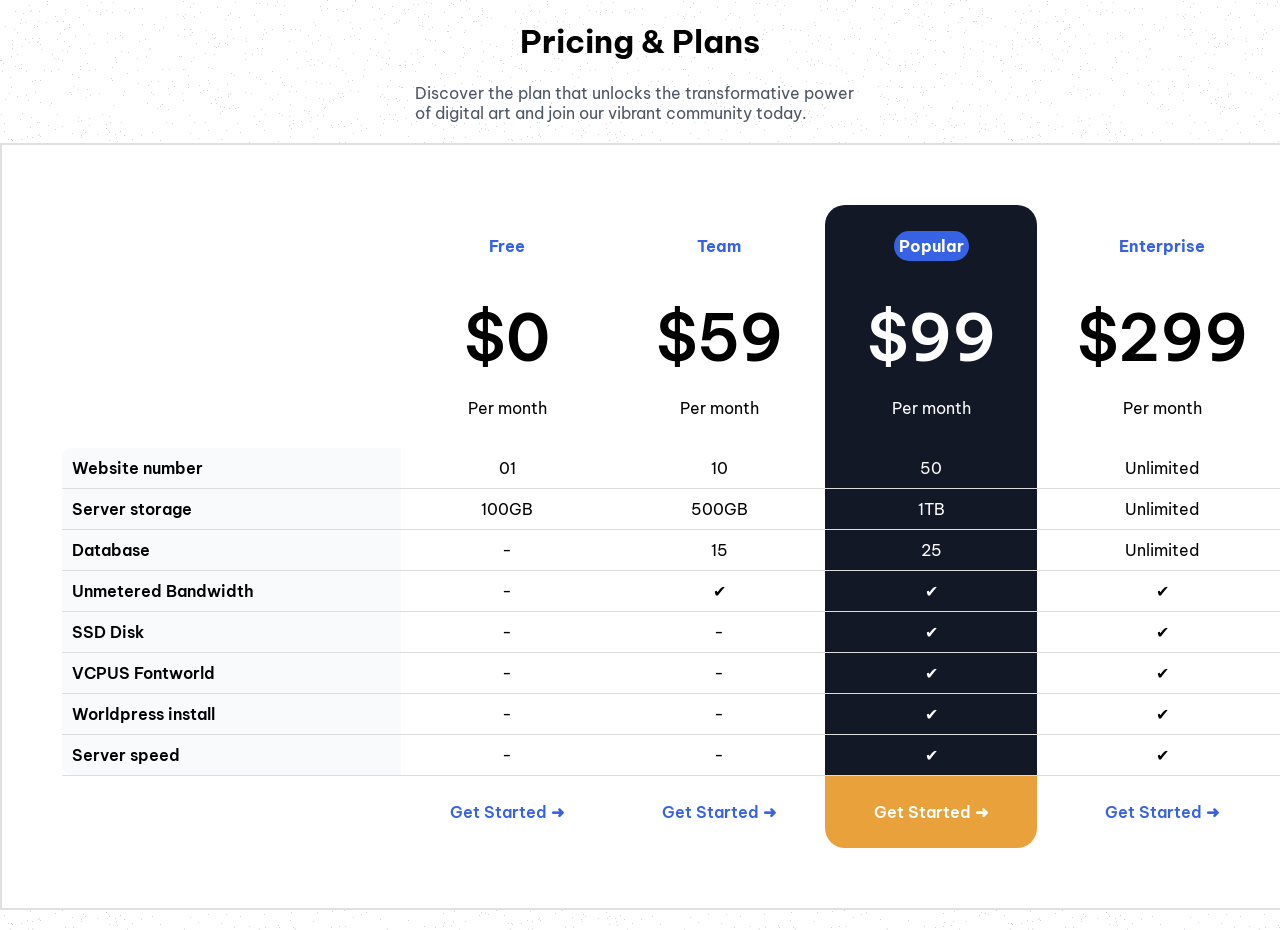
<file: index.html>
<!DOCTYPE html>
<html lang="en">
<head>
    <meta charset="UTF-8">
    <meta name="viewport" content="width=device-width, initial-scale=1.0">
    <title>Pricing & Plans</title>
    <link rel="stylesheet" href="styles.css">
    <link href="https://fonts.googleapis.com/css2?family=Be+Vietnam+Pro:wght@400;700&display=swap" rel="stylesheet">
</head>
<body>
    <h1>Pricing & Plans</h1>
    <p id="descripcion">Discover the plan that unlocks the transformative power of digital art and join our vibrant community today.</p>
    <div id="Contenedor">
        <table>
            <tr>
                <th></th>
                <th class="Plan">Free</th>
                <th class="Plan">Team</th>
                <th class="Plan-Popular-header"><p id="texto_p">Popular</p></th> <!-- Clase añadida -->
                <th class="Plan">Enterprise</th>
            </tr>
            <tr>
                <td></td>
                <td class="Precio">$0</td>
                <td class="Precio">$59</td>
                <td class="Precio"> <!-- Clase añadida -->
                    <span id="highlight">$99</span>
                </td>
                <td class="Precio">$299</td>
            </tr>
            <tr>
                <td></td>
                <td>Per month</td>
                <td>Per month</td>
                <td>Per month</td>
                <td>Per month</td>
            </tr>
            <tr>
                <td> </td>
                <td> </td>
                <td> </td>
                <td> </td>
                <td> </td>
            </tr>
            <tr>
                <td class="beneficio" id="first">Website number</td>
                <td>01</td>
                <td>10</td>
                <td class="col-4">50</td> <!-- Clase para la cuarta columna -->
                <td>Unlimited</td>
            </tr>
            <tr>
                <td class="beneficio">Server storage</td>
                <td>100GB</td>
                <td>500GB</td>
                <td class="col-4">1TB</td> <!-- Clase para la cuarta columna -->
                <td>Unlimited</td>
            </tr>
            <tr>
                <td class="beneficio">Database</td>
                <td>-</td>
                <td>15</td>
                <td class="col-4">25</td> <!-- Clase para la cuarta columna -->
                <td>Unlimited</td>
            </tr>
            <tr>
                <td class="beneficio">Unmetered Bandwidth</td>
                <td>-</td>
                <td>✔</td>
                <td class="col-4">✔</td> <!-- Clase para la cuarta columna -->
                <td>✔</td>
            </tr>
            <tr>
                <td class="beneficio">SSD Disk</td>
                <td>-</td>
                <td>-</td>
                <td class="col-4">✔</td> <!-- Clase para la cuarta columna -->
                <td>✔</td>
            </tr>
            <tr>
                <td class="beneficio">VCPUS Fontworld</td>
                <td>-</td>
                <td>-</td>
                <td class="col-4">✔</td> <!-- Clase para la cuarta columna -->
                <td>✔</td>
            </tr>
            <tr>
                <td class="beneficio">Worldpress install</td>
                <td>-</td>
                <td>-</td>
                <td class="col-4">✔</td> <!-- Clase para la cuarta columna -->
                <td>✔</td>
            </tr>
            <tr>
                <td class="beneficio" id="last">Server speed</td>
                <td>-</td>
                <td>-</td>
                <td class="col-4">✔</td> <!-- Clase para la cuarta columna -->
                <td>✔</td>
            </tr>
            <tr>
                <td></td>
                <td><p class="started">Get Started  ➜</p></td>
                <td><p class="started">Get Started  ➜</p></td>
                <td id="amarillo"><p class="started2">Get Started  ➜</p></td>
                <td><p class="started">Get Started  ➜</p></td>
            </tr>
        </table>
    </div>
</body>
</html>
</file>
<file: styles.css>
body {
    font-family: 'Be Vietnam Pro', sans-serif;
    background-image: url(sand-background-image.png);
    margin: 0;
    padding: 0;
    display: flex;
    flex-direction: column;
    align-items: center;
}

h1 {
    font-size: 2rem;
    font-weight: 700;
    text-align: center;
}

#Contenedor {
    background-color: white;
    width: 100vw;
    max-width: 1225px;
    padding: 60px;
    border: 2px solid #e0e0e0;
    margin: 20px auto;
}

.beneficio {
    background-color: #F8FAFC;  /* Fondo para las celdas de beneficios */
    color: black;
    font-weight: 600;
    text-align: left;
    padding-left: 10px;
    border-bottom: 1px solid #ddd;  /* Borde inferior solo para las celdas de beneficios */
}

/* Redondear esquinas específicas */
#first{
    border-top-left-radius: 10px;  /* Esquina superior izquierda */
}

#last {
    border-bottom-left-radius: 10px;  /* Esquina inferior izquierda */
}

table {
    width: 100%;
    margin: 0 auto;
    border-collapse: collapse;
}

th, td {
    text-align: center;
    padding: 10px;
    border: none; /* Sin bordes para el resto de las celdas */
}

th {
    font-weight: bold;
    border-bottom: none;  /* No se aplica borde en el encabezado */
}

/* Borde inferior para las celdas que acompañan a los beneficios */
tr .beneficio ~ td {
    border-bottom: 1px solid #ddd;  /* Aplicar borde inferior a las celdas que siguen a los beneficios */
}

.Plan {
    color: #3662E3;
}

.started {
    font-weight: 600;
    color: #3662E3; /* Aseguramos que el texto sea blanco */
}

.started2 {
    font-weight: 600;
    color: white; /* Aseguramos que el texto sea blanco */
}

.Precio {
    font-size: 4rem;
    font-weight: 600;
}

td:first-child {
    width: 20%;
}

td:nth-child(2), td:nth-child(3), td:nth-child(4), td:nth-child(5) {
    width: 12.5%;  /* Reducir el ancho de cada columna */
}

td:nth-child(4), .Plan-Popular-header {  /* Cambiar color de la cuarta columna */
    background-color: #121826;  /* Fondo de la cuarta columna */
    color: white;  /* Cambiar el color del texto para mejor contraste */
}

.Plan-Popular-header{
    border-top-left-radius: 20px; /* Solo esquinas superiores redondeadas */
    border-top-right-radius: 20px; /* Solo esquinas superiores redondeadas */
    text-align: center; /* Centramos el texto en el encabezado */
}

#texto_p{
    background-color: #3662E3;
    color: white; /* Texto blanco */
    display: inline-block; /* Para que el ancho se ajuste al contenido */
    text-align: center; /* Centrar el texto horizontalmente */
    border-radius: 20px;
    padding: 5px;
}

#descripcion {
    margin: 0;
    padding: 0;
    width: 450px;
    font-size: 1rem;
    font-weight: 400;
    color: #4D5562;
}

/* Cambiar el fondo de la celda con id "amarillo" */
#amarillo {
    background-color: #E9A23B;  /* Color de fondo amarillo para la celda */
    color: white;  /* Cambiar el texto a blanco */
    border-bottom-left-radius: 20px;  /* Bordes redondeados */
    border-bottom-right-radius: 20px;  /* Bordes redondeados */
    text-align: center;  /* Centrar el texto */
}
</file>
